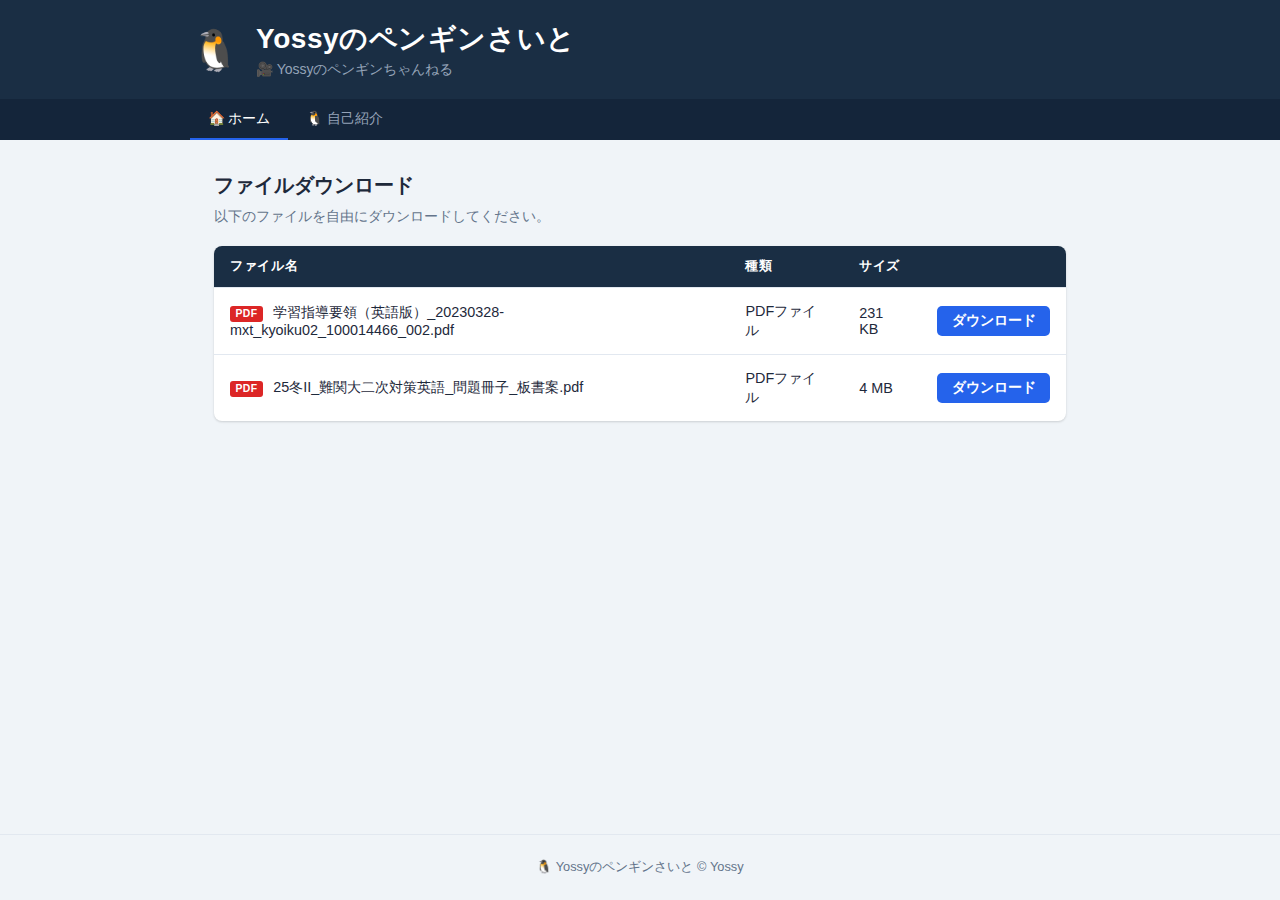
<file: index.html>
<!DOCTYPE html>
<html lang="ja">
<head>
  <meta charset="UTF-8">
  <meta name="viewport" content="width=device-width, initial-scale=1.0">
  <title>Yossyのペンギンさいと</title>
  <link rel="stylesheet" href="style.css">
</head>
<body>

  <header>
    <div class="header-inner">
      <span class="logo">🐧</span>
      <div>
        <h1><a href="index.html" class="site-title-link">Yossyのペンギンさいと</a></h1>
        <p class="tagline"><a href="https://www.youtube.com/@yossy0116" target="_blank" rel="noopener noreferrer">🎥 Yossyのペンギンちゃんねる</a></p>
      </div>
    </div>
  </header>

  <nav class="site-nav">
    <ul>
      <li><a href="index.html" class="active">🏠 ホーム</a></li>
      <li><a href="about.html">🐧 自己紹介</a></li>
    </ul>
  </nav>

  <main>
    <section class="download-section">
      <h2>ファイルダウンロード</h2>
      <p class="section-desc">以下のファイルを自由にダウンロードしてください。</p>

      <table class="file-table">
        <thead>
          <tr>
            <th>ファイル名</th>
            <th>種類</th>
            <th>サイズ</th>
            <th></th>
          </tr>
        </thead>
        <tbody>
          <!-- ===================================================
               ファイルを追加するときはここにtrを追加してください。
               例:
               <tr>
                 <td><span class="icon icon-pdf">PDF</span> sample.pdf</td>
                 <td>PDFファイル</td>
                 <td>1.2 MB</td>
                 <td><a class="btn-download" href="files/sample.pdf" download>ダウンロード</a></td>
               </tr>
               =================================================== -->

          <!--
          <tr>
            <td><span class="icon icon-pdf">PDF</span> サンプル資料.pdf</td>
            <td>PDFファイル</td>
            <td>500 KB</td>
            <td><a class="btn-download" href="files/サンプル資料.pdf" download>ダウンロード</a></td>
          </tr>
          <tr>
            <td><span class="icon icon-word">DOC</span> レポート.docx</td>
            <td>Wordファイル</td>
            <td>120 KB</td>
            <td><a class="btn-download" href="files/レポート.docx" download>ダウンロード</a></td>
          </tr>
          <tr>
            <td><span class="icon icon-excel">XLS</span> データ.xlsx</td>
            <td>Excelファイル</td>
            <td>80 KB</td>
            <td><a class="btn-download" href="files/データ.xlsx" download>ダウンロード</a></td>
          </tr>
          <tr>
            <td><span class="icon icon-image">IMG</span> ペンギン.jpg</td>
            <td>画像ファイル</td>
            <td>2.1 MB</td>
            <td><a class="btn-download" href="files/ペンギン.jpg" download>ダウンロード</a></td>
          </tr>
          -->

          <tr>
            <td><span class="icon icon-pdf">PDF</span> 学習指導要領（英語版）_20230328-mxt_kyoiku02_100014466_002.pdf</td>
            <td>PDFファイル</td>
            <td>231 KB</td>
            <td><a class="btn-download" href="files/%E5%AD%A6%E7%BF%92%E6%8C%87%E5%B0%8E%E8%A6%81%E9%A0%98%EF%BC%88%E8%8B%B1%E8%AA%9E%E7%89%88%EF%BC%89_20230328-mxt_kyoiku02_100014466_002.pdf" download="学習指導要領（英語版）_20230328-mxt_kyoiku02_100014466_002.pdf">ダウンロード</a></td>
          </tr>
          <tr>
            <td><span class="icon icon-pdf">PDF</span> 25冬II_難関大二次対策英語_問題冊子_板書案.pdf</td>
            <td>PDFファイル</td>
            <td>4 MB</td>
            <td><a class="btn-download" href="files/25%E5%86%ACII_%E9%9B%A3%E9%96%A2%E5%A4%A7%E4%BA%8C%E6%AC%A1%E5%AF%BE%E7%AD%96%E8%8B%B1%E8%AA%9E_%E5%95%8F%E9%A1%8C%E5%86%8A%E5%AD%90_%E6%9D%BF%E6%9B%B8%E6%A1%88.pdf" download="25冬II_難関大二次対策英語_問題冊子_板書案.pdf">ダウンロード</a></td>
          </tr>
        </tbody>
      </table>
    </section>
  </main>

  <footer>
    <p>🐧 Yossyのペンギンさいと &copy; Yossy</p>
  </footer>

</body>
</html>
</file>
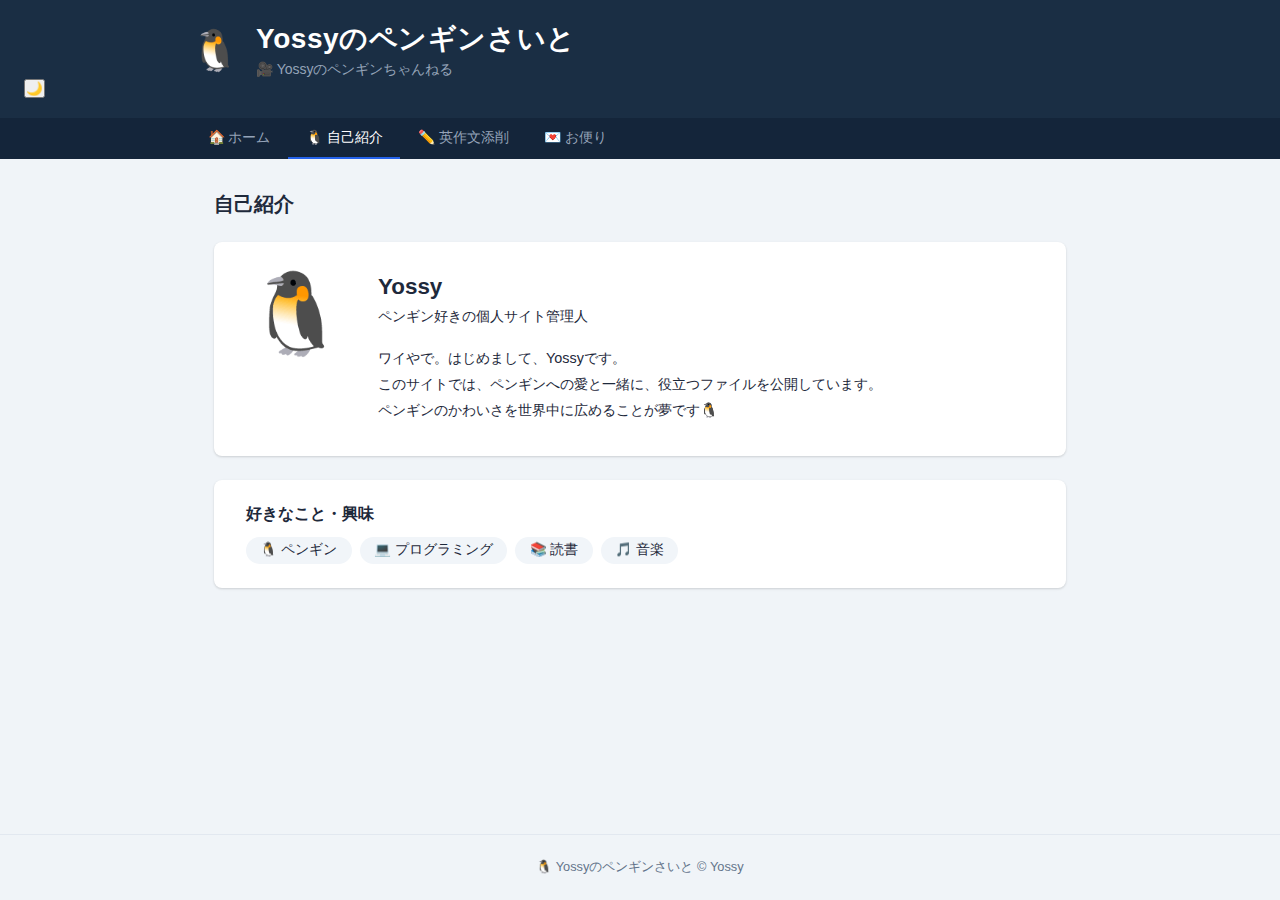
<file: about.html>
<!DOCTYPE html>
<html lang="ja">
<head>
  <meta charset="UTF-8">
  <meta name="viewport" content="width=device-width, initial-scale=1.0">
  <title>自己紹介 - Yossyのペンギンさいと</title>
  <link rel="stylesheet" href="style.css">
  <script>if(localStorage.getItem('theme')==='dark')document.documentElement.setAttribute('data-theme','dark');</script>
</head>
<body>

  <header>
    <div class="header-inner">
      <span class="logo">🐧</span>
      <div>
        <h1><a href="index.html" class="site-title-link">Yossyのペンギンさいと</a></h1>
        <p class="tagline"><a href="https://www.youtube.com/@yossy0116" target="_blank" rel="noopener noreferrer">🎥 Yossyのペンギンちゃんねる</a></p>
      </div>
    </div>
    <button class="theme-toggle" id="theme-toggle" title="ダークモード切り替え" aria-label="ダークモード切り替え">🌙</button>
  </header>

  <nav class="site-nav">
    <ul>
      <li><a href="index.html">🏠 ホーム</a></li>
      <li><a href="about.html" class="active">🐧 自己紹介</a></li>
      <li><a href="essay.html">✏️ 英作文添削</a></li>
      <li><a href="contact.html">💌 お便り</a></li>
    </ul>
  </nav>

  <main>
    <section class="about-section">
      <h2>自己紹介</h2>

      <div class="about-card">
        <div class="about-avatar">🐧</div>
        <div class="about-body">
          <h3>Yossy</h3>
          <p class="about-subtitle">ペンギン好きの個人サイト管理人</p>
          <p>
            ワイやで。はじめまして、Yossyです。<br>
            このサイトでは、ペンギンへの愛と一緒に、役立つファイルを公開しています。<br>
            ペンギンのかわいさを世界中に広めることが夢です🐧
          </p>
        </div>
      </div>

      <div class="about-list">
        <h3>好きなこと・興味</h3>
        <ul>
          <li>🐧 ペンギン</li>
          <li>💻 プログラミング</li>
          <li>📚 読書</li>
          <li>🎵 音楽</li>
        </ul>
      </div>
    </section>
  </main>

  <footer>
    <p>🐧 Yossyのペンギンさいと &copy; Yossy</p>
  </footer>

  <script src="theme.js"></script>
</body>
</html>
</file>
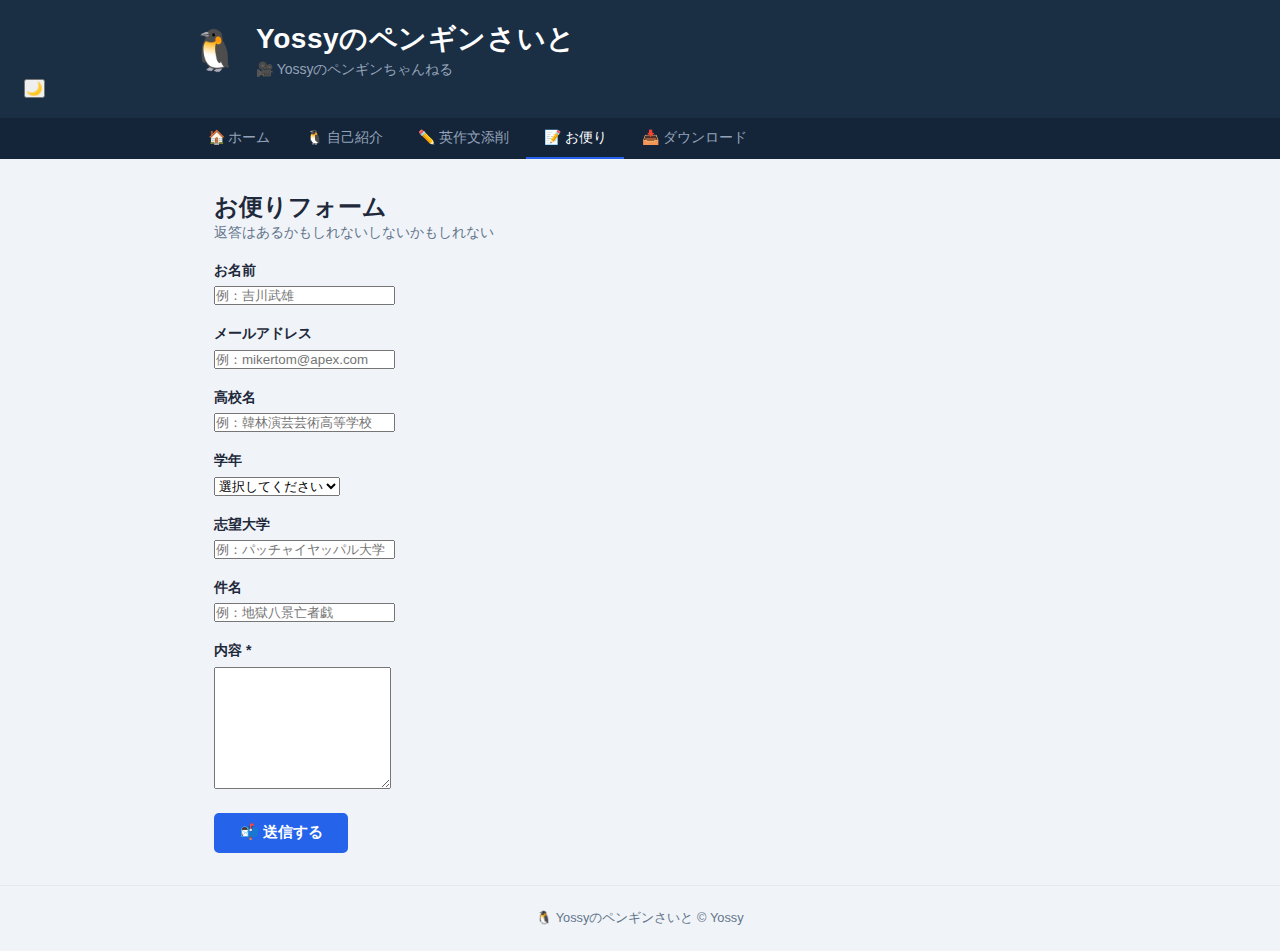
<file: contact.html>
<!DOCTYPE html>
<html lang="ja">
<head>
  <meta charset="UTF-8">
  <meta name="viewport" content="width=device-width, initial-scale=1.0">
  <title>お便り - Yossyのペンギンさいと</title>
  <meta name="description" content="Yossyへのお便りや質問、相談をお聞きします。学習相談、授業に関するご質問など、お気軽にお寄せください。">
  <meta name="author" content="Yossy">
  <meta name="theme-color" content="#1a2e44">

  <!-- OGP -->
  <meta property="og:title" content="お便り - Yossyのペンギンさいと">
  <meta property="og:description" content="Yossyへのお便りや質問をお聞きします。学習相談はこちらから。">
  <meta property="og:type" content="website">
  <meta property="og:url" content="https://yossy-ac.github.io/YossyHP/contact.html">
  <meta property="og:image" content="https://yossy-ac.github.io/YossyHP/og-image.svg">

  <!-- Twitter Card -->
  <meta name="twitter:card" content="summary_large_image">
  <meta name="twitter:title" content="お便り - Yossyのペンギンさいと">
  <meta name="twitter:description" content="Yossyへのお便りや質問をお聞きします。">
  <meta name="twitter:image" content="https://yossy-ac.github.io/YossyHP/og-image.svg">

  <link rel="stylesheet" href="style.css">
  <script>try{if(localStorage.getItem('theme')==='dark')document.documentElement.setAttribute('data-theme','dark')}catch(e){}</script>
</head>
<body>

  <header>
    <div class="header-inner">
      <span class="logo">🐧</span>
      <div>
        <h1><a href="index.html" class="site-title-link">Yossyのペンギンさいと</a></h1>
        <p class="tagline"><a href="https://www.youtube.com/@yossy0116" target="_blank" rel="noopener noreferrer">🎥 Yossyのペンギンちゃんねる</a></p>
      </div>
    </div>
    <button class="theme-toggle" id="theme-toggle" title="ダークモード切り替え" aria-label="ダークモード切り替え">🌙</button>
  </header>

  <nav class="site-nav">
    <ul>
      <li><a href="index.html">🏠 ホーム</a></li>
      <li><a href="about.html">🐧 自己紹介</a></li>
      <li><a href="essay.html">✏️ 英作文添削</a></li>
      <li><a href="contact.html" class="active">📝 お便り</a></li>
      <li><a href="files-download.html">📥 ダウンロード</a></li>
    </ul>
  </nav>

  <main>
    <section class="contact-section">
      <h2>お便りフォーム</h2>
      <p class="section-desc">返答はあるかもしれないしないかもしれない</p>

      <div class="contact-card">
        <form id="contact-form">
          <div class="form-group">
            <label for="name">お名前</label>
            <input type="text" id="name" name="name" class="form-input" placeholder="例：吉川武雄">
          </div>

          <div class="form-group">
            <label for="email">メールアドレス</label>
            <input type="email" id="email" name="email" class="form-input" placeholder="例：mikertom@apex.com">
          </div>

          <div class="form-group">
            <label for="school">高校名</label>
            <input type="text" id="school" name="school" class="form-input" placeholder="例：韓林演芸芸術高等学校">
          </div>

          <div class="form-group">
            <label for="grade">学年</label>
            <select id="grade" name="grade" class="form-input">
              <option value="">選択してください</option>
              <option value="高1">高1</option>
              <option value="高2">高2</option>
              <option value="高3">高3</option>
              <option value="その他">その他</option>
            </select>
          </div>

          <div class="form-group">
            <label for="university">志望大学</label>
            <input type="text" id="university" name="university" class="form-input" placeholder="例：パッチャイヤッパル大学">
          </div>

          <div class="form-group">
            <label for="subject">件名</label>
            <input type="text" id="subject" name="subject" class="form-input" placeholder="例：地獄八景亡者戯">
          </div>

          <div class="form-group form-group--full">
            <label for="message">内容 <span class="required">*</span></label>
            <textarea id="message" name="message" class="form-textarea" rows="8" placeholder="" required></textarea>
          </div>

          <button type="submit" class="btn-submit">📬 送信する</button>
        </form>
      </div>

      <div id="success-message" class="success-message" hidden>
        <div class="success-content">
          <p>✅ お便りをありがとうございました！</p>
          <p>ご記入いただいた内容を確認させていただきます。</p>
        </div>
      </div>
    </section>
  </main>

  <footer>
    <p>🐧 Yossyのペンギンさいと &copy; Yossy</p>
  </footer>

  <script src="theme.js"></script>
  <script>
    const WORKER_URL = 'https://essay-proxy.yoshida-tom-ac.workers.dev';

    document.getElementById('contact-form').addEventListener('submit', async function(e) {
      e.preventDefault();

      const submitBtn = document.querySelector('button[type="submit"]');
      const originalText = submitBtn.textContent;
      submitBtn.disabled = true;
      submitBtn.textContent = '📬 送信中…';

      // フォーム値を取得
      const formData = {
        essayType: 'contact-form',
        name: document.getElementById('name').value,
        email: document.getElementById('email').value,
        school: document.getElementById('school').value,
        grade: document.getElementById('grade').value,
        university: document.getElementById('university').value,
        subject: document.getElementById('subject').value,
        message: document.getElementById('message').value,
      };

      try {
        // Worker に POST リクエスト
        const response = await fetch(WORKER_URL, {
          method: 'POST',
          headers: { 'Content-Type': 'application/json' },
          body: JSON.stringify(formData)
        });

        if (!response.ok) {
          const error = await response.json();
          throw new Error(error.error || 'お便りの送信に失敗しました');
        }

        const result = await response.json();
        console.log('✅ GitHub Issue 作成成功:', result);

        // フォームを非表示にしてメッセージを表示
        document.getElementById('contact-form').style.display = 'none';
        document.getElementById('success-message').hidden = false;

        // ページの上部にスクロール
        window.scrollTo({ top: 0, behavior: 'smooth' });

      } catch (error) {
        console.error('❌ エラー:', error.message);
        alert(`送信に失敗しました:\n${error.message}`);
        submitBtn.disabled = false;
        submitBtn.textContent = originalText;
      }
    });
  </script>

</body>
</html>
</file>
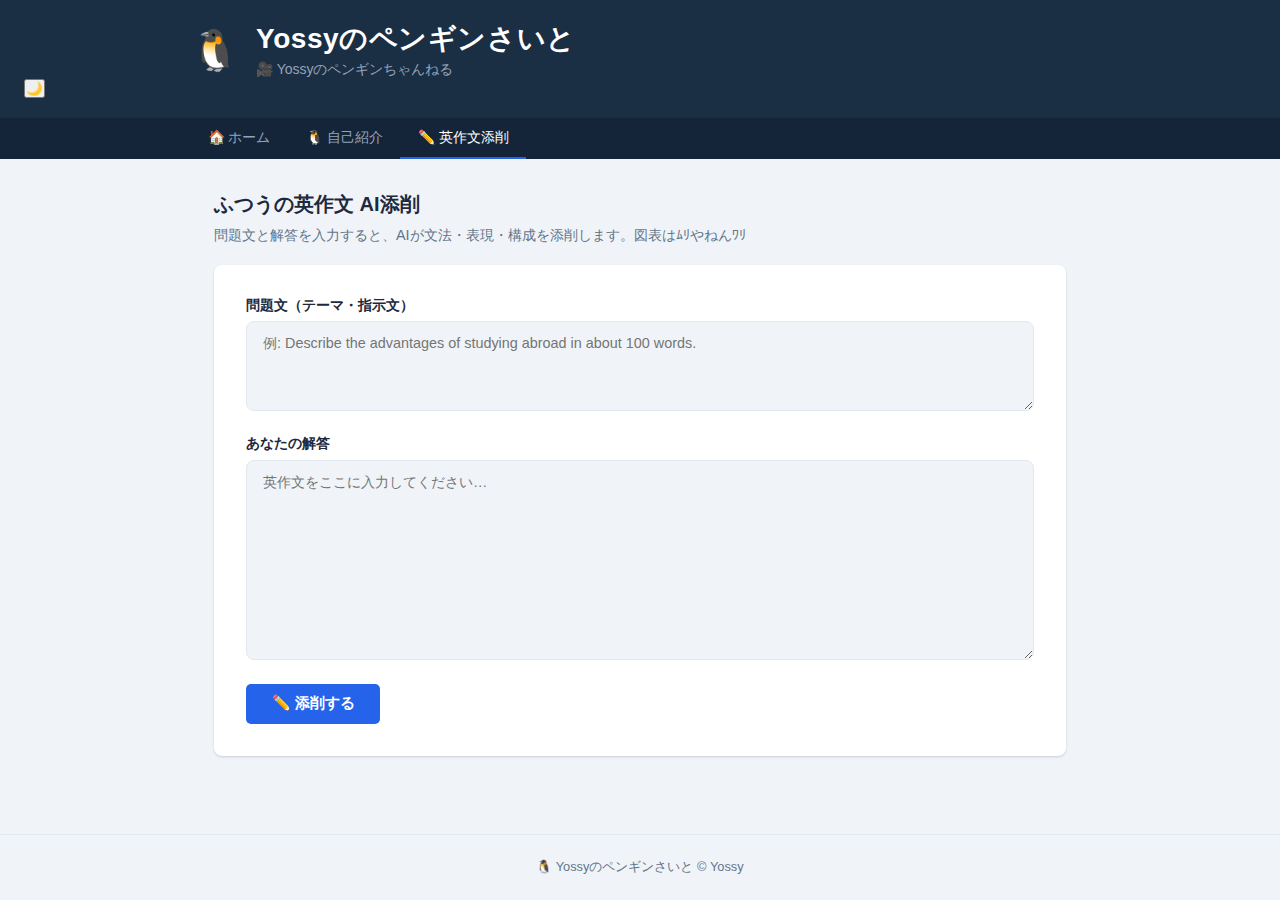
<file: essay.html>
<!DOCTYPE html>
<html lang="ja">
<head>
  <meta charset="UTF-8">
  <meta name="viewport" content="width=device-width, initial-scale=1.0">
  <title>英作文添削 - Yossyのペンギンさいと</title>
  <link rel="stylesheet" href="style.css">
  <script>if(localStorage.getItem('theme')==='dark')document.documentElement.setAttribute('data-theme','dark');</script>
</head>
<body>

  <header>
    <div class="header-inner">
      <span class="logo">🐧</span>
      <div>
        <h1><a href="index.html" class="site-title-link">Yossyのペンギンさいと</a></h1>
        <p class="tagline"><a href="https://www.youtube.com/@yossy0116" target="_blank" rel="noopener noreferrer">🎥 Yossyのペンギンちゃんねる</a></p>
      </div>
    </div>
    <button class="theme-toggle" id="theme-toggle" title="ダークモード切り替え" aria-label="ダークモード切り替え">🌙</button>
  </header>

  <nav class="site-nav">
    <ul>
      <li><a href="index.html">🏠 ホーム</a></li>
      <li><a href="about.html">🐧 自己紹介</a></li>
      <li><a href="essay.html" class="active">✏️ 英作文添削</a></li>
    </ul>
  </nav>

  <main>
    <section class="essay-section">
      <h2>ふつうの英作文 AI添削</h2>
      <p class="section-desc">問題文と解答を入力すると、AIが文法・表現・構成を添削します。図表はﾑﾘやねんﾜﾘ</p>

      <div class="essay-card">
        <div class="form-group">
          <label for="question">問題文（テーマ・指示文）</label>
          <textarea id="question" class="essay-textarea" rows="4"
            placeholder="例: Describe the advantages of studying abroad in about 100 words."></textarea>
        </div>

        <div class="form-group">
          <label for="answer">あなたの解答</label>
          <textarea id="answer" class="essay-textarea essay-textarea--answer" rows="10"
            placeholder="英作文をここに入力してください…"></textarea>
        </div>

        <button id="submit-btn" class="btn-submit" onclick="submitEssay()">✏️ 添削する</button>
      </div>

      <div id="result-area" class="result-area" hidden>
        <h3 class="result-title">添削結果（めっちゃ長い😇）</h3>
        <div id="result-content" class="result-content"></div>
      </div>
    </section>
  </main>

  <footer>
    <p>🐧 Yossyのペンギンさいと &copy; Yossy</p>
  </footer>

  <script src="theme.js"></script>
  <script>
    // ===================================================
    // Cloudflare Worker のURLをここに設定してください
    // worker.js をデプロイした後、URLを差し替えてください
    // ===================================================
    const WORKER_URL = 'https://essay-proxy.yoshida-tom-ac.workers.dev';

    async function submitEssay() {
      const question = document.getElementById('question').value.trim();
      const answer   = document.getElementById('answer').value.trim();

      if (!answer) {
        alert('解答を入力してください。');
        return;
      }

      if (WORKER_URL.includes('YOUR_WORKER_NAME')) {
        alert('先生がまだ添削機能の設定を完了していません。しばらくお待ちください。');
        return;
      }

      const btn = document.getElementById('submit-btn');
      btn.disabled = true;
      btn.textContent = '添削中…';

      const resultArea    = document.getElementById('result-area');
      const resultContent = document.getElementById('result-content');
      resultContent.innerHTML = '';
      resultArea.hidden = false;
      resultArea.scrollIntoView({ behavior: 'smooth' });

      try {
        const res = await fetch(WORKER_URL, {
          method: 'POST',
          headers: { 'Content-Type': 'application/json' },
          body: JSON.stringify({ question, answer }),
        });

        if (!res.ok) {
          const msg = await res.text();
          throw new Error(`サーバーエラー (${res.status}): ${msg}`);
        }

        // SSE ストリームを逐次読み取り、テキストが届くたびに描画する
        const reader  = res.body.getReader();
        const decoder = new TextDecoder();
        let buffer   = '';
        let fullText = '';

        while (true) {
          const { done, value } = await reader.read();
          if (done) break;

          buffer += decoder.decode(value, { stream: true });
          const lines = buffer.split('\n');
          buffer = lines.pop(); // 最後の不完全な行は次回に持ち越す

          for (const line of lines) {
            if (!line.startsWith('data: ')) continue;
            const raw = line.slice(6).trim();
            if (!raw) continue;
            try {
              const evt = JSON.parse(raw);
              if (evt.type === 'content_block_delta' && evt.delta?.type === 'text_delta') {
                fullText += evt.delta.text;
                resultContent.innerHTML = renderMarkdown(fullText);
              }
            } catch {
              // 不完全な JSON は無視
            }
          }
        }

        if (!fullText) {
          resultContent.innerHTML = '<p>（添削結果を取得できませんでした）</p>';
        }

      } catch (err) {
        resultArea.hidden = true;
        alert('エラーが発生しました:\n' + err.message);
      } finally {
        btn.disabled = false;
        btn.textContent = '✏️ 添削する';
      }
    }

    function escapeHtml(s) {
      return s.replace(/&/g, '&amp;').replace(/</g, '&lt;').replace(/>/g, '&gt;');
    }

    function formatInline(s) {
      return s
        .replace(/\*\*(.+?)\*\*/g, '<strong>$1</strong>')
        .replace(/`(.+?)`/g, '<code>$1</code>');
    }

    function renderMarkdown(text) {
      if (typeof text !== 'string') return '<p>（添削結果を取得できませんでした）</p>';
      const lines = text.split('\n');
      let html   = '';
      let inList = false;

      for (const line of lines) {
        if (line.startsWith('## ')) {
          if (inList) { html += '</ul>'; inList = false; }
          html += `<h3 class="r-h3">${formatInline(escapeHtml(line.slice(3)))}</h3>`;
        } else if (line.startsWith('### ')) {
          if (inList) { html += '</ul>'; inList = false; }
          html += `<h4 class="r-h4">${formatInline(escapeHtml(line.slice(4)))}</h4>`;
        } else if (/^[-*] /.test(line)) {
          if (!inList) { html += '<ul class="r-list">'; inList = true; }
          html += `<li>${formatInline(escapeHtml(line.slice(2)))}</li>`;
        } else if (line.trim() === '') {
          if (inList) { html += '</ul>'; inList = false; }
        } else {
          if (inList) { html += '</ul>'; inList = false; }
          html += `<p class="r-p">${formatInline(escapeHtml(line))}</p>`;
        }
      }

      if (inList) html += '</ul>';
      return html;
    }
  </script>

</body>
</html>
</file>
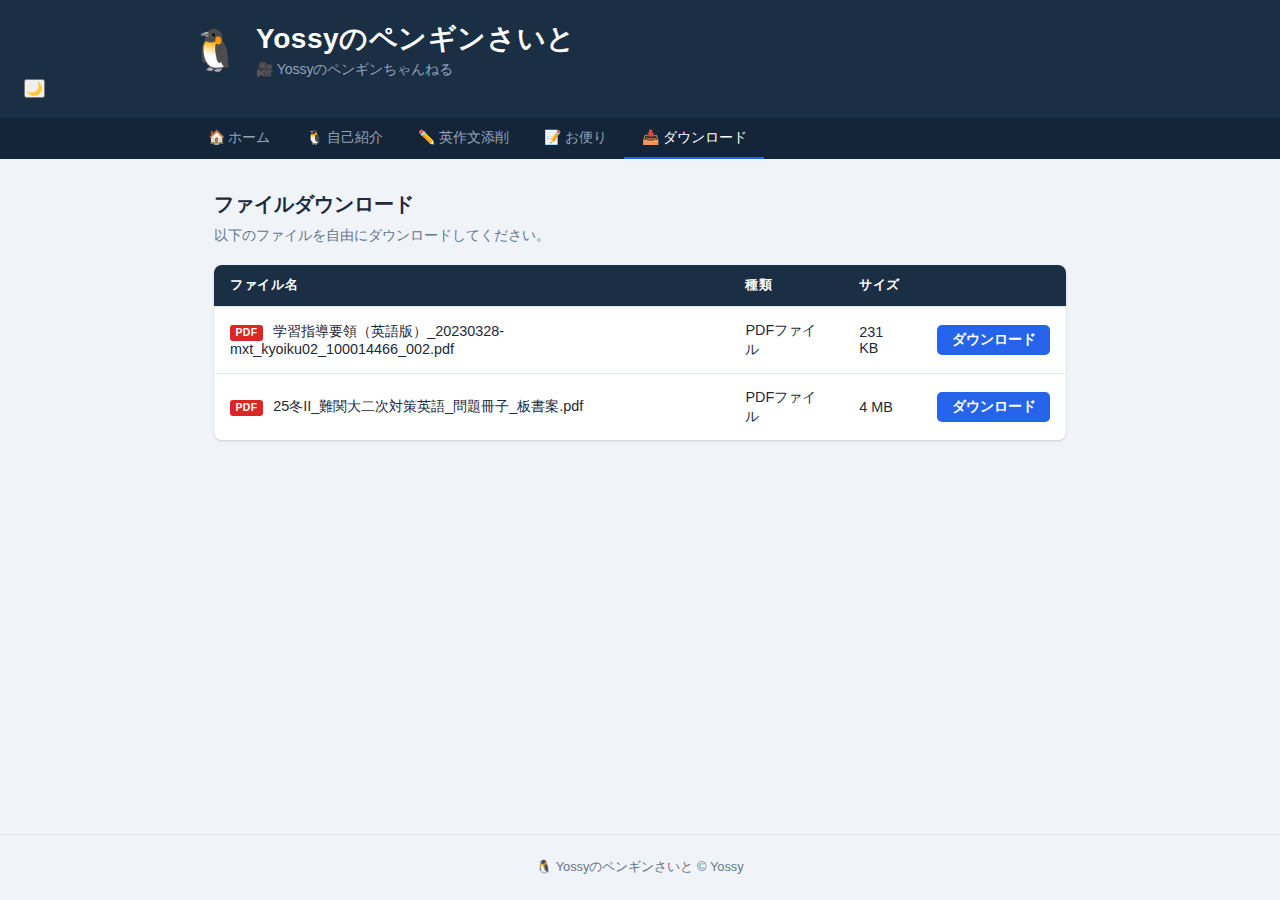
<file: files-download.html>
<!DOCTYPE html>
<html lang="ja">
<head>
  <meta charset="UTF-8">
  <meta name="viewport" content="width=device-width, initial-scale=1.0">
  <title>ファイルダウンロード - Yossyのペンギンさいと</title>
  <meta name="description" content="授業教材・学習資料をダウンロード。PDF、Word、Excelなど様々な形式の教材を無料で配布しています。">
  <meta name="author" content="Yossy">
  <meta name="theme-color" content="#1a2e44">

  <!-- OGP -->
  <meta property="og:title" content="ファイルダウンロード - Yossyのペンギンさいと">
  <meta property="og:description" content="授業教材・学習資料をダウンロード。無料で利用できます。">
  <meta property="og:type" content="website">
  <meta property="og:url" content="https://yossy-ac.github.io/YossyHP/files-download.html">
  <meta property="og:image" content="https://yossy-ac.github.io/YossyHP/og-image.svg">

  <!-- Twitter Card -->
  <meta name="twitter:card" content="summary_large_image">
  <meta name="twitter:title" content="ファイルダウンロード - Yossyのペンギンさいと">
  <meta name="twitter:description" content="授業教材・学習資料をダウンロード。">
  <meta name="twitter:image" content="https://yossy-ac.github.io/YossyHP/og-image.svg">

  <link rel="stylesheet" href="style.css">
  <script>if(localStorage.getItem('theme')==='dark')document.documentElement.setAttribute('data-theme','dark');</script>
</head>
<body>

  <header>
    <div class="header-inner">
      <span class="logo">🐧</span>
      <div>
        <h1><a href="index.html" class="site-title-link">Yossyのペンギンさいと</a></h1>
        <p class="tagline"><a href="https://www.youtube.com/@yossy0116" target="_blank" rel="noopener noreferrer">🎥 Yossyのペンギンちゃんねる</a></p>
      </div>
    </div>
    <button class="theme-toggle" id="theme-toggle" title="ダークモード切り替え" aria-label="ダークモード切り替え">🌙</button>
  </header>

  <nav class="site-nav">
    <ul>
      <li><a href="index.html">🏠 ホーム</a></li>
      <li><a href="about.html">🐧 自己紹介</a></li>
      <li><a href="essay.html">✏️ 英作文添削</a></li>
      <li><a href="contact.html">📝 お便り</a></li>
      <li><a href="files-download.html" class="active">📥 ダウンロード</a></li>
    </ul>
  </nav>

  <main>
    <section class="download-section">
      <h2>ファイルダウンロード</h2>
      <p class="section-desc">以下のファイルを自由にダウンロードしてください。</p>

      <table class="file-table">
        <thead>
          <tr>
            <th>ファイル名</th>
            <th>種類</th>
            <th>サイズ</th>
            <th></th>
          </tr>
        </thead>
        <tbody id="file-list">
          <!-- files.json から自動生成されます -->
        </tbody>
      </table>
    </section>
  </main>

  <footer>
    <p>🐧 Yossyのペンギンさいと &copy; Yossy</p>
  </footer>

  <script src="theme.js"></script>
  <script>
    // ファイルを追加するときは files.json だけ編集してください
    const TYPE_MAP = {
      pdf:   { icon: 'icon-pdf',   label: 'PDF', desc: 'PDFファイル' },
      word:  { icon: 'icon-word',  label: 'DOC', desc: 'Wordファイル' },
      excel: { icon: 'icon-excel', label: 'XLS', desc: 'Excelファイル' },
      image: { icon: 'icon-image', label: 'IMG', desc: '画像ファイル' },
      txt:   { icon: 'icon-txt',   label: 'TXT', desc: 'テキストファイル' },
    };

    fetch('files.json')
      .then(function(res) { return res.json(); })
      .then(function(files) {
        const tbody = document.getElementById('file-list');
        files.forEach(function(file) {
          const type = TYPE_MAP[file.type] || { icon: 'icon-pdf', label: 'FILE', desc: 'ファイル' };

          const tr = document.createElement('tr');

          const tdName = document.createElement('td');
          const span = document.createElement('span');
          span.className = 'icon ' + type.icon;
          span.textContent = type.label;
          tdName.appendChild(span);
          tdName.appendChild(document.createTextNode('\u00a0' + file.name));

          const tdType = document.createElement('td');
          tdType.textContent = type.desc;

          const tdSize = document.createElement('td');
          tdSize.textContent = file.size;

          const tdBtn = document.createElement('td');
          const a = document.createElement('a');
          a.className = 'btn-download';
          a.href = 'files/' + encodeURIComponent(file.name);
          a.download = file.name;
          a.textContent = 'ダウンロード';
          tdBtn.appendChild(a);

          tr.appendChild(tdName);
          tr.appendChild(tdType);
          tr.appendChild(tdSize);
          tr.appendChild(tdBtn);
          tbody.appendChild(tr);
        });
      })
      .catch(function() {
        const tbody = document.getElementById('file-list');
        const tr = document.createElement('tr');
        const td = document.createElement('td');
        td.colSpan = 4;
        td.textContent = 'ファイルリストの読み込みに失敗しました。';
        tr.appendChild(td);
        tbody.appendChild(tr);
      });
  </script>
</body>
</html>
</file>
<file: style.css>
/* ===========================
   YossyHP - ペンギンサイト
   =========================== */

:root {
  --color-bg: #f0f4f8;
  --color-surface: #ffffff;
  --color-header-bg: #1a2e44;
  --color-header-text: #ffffff;
  --color-accent: #2563eb;
  --color-accent-hover: #1d4ed8;
  --color-text: #1e293b;
  --color-text-muted: #64748b;
  --color-border: #e2e8f0;
  --color-row-hover: #f8fafc;
  --color-pdf: #dc2626;
  --color-word: #2563eb;
  --color-excel: #16a34a;
  --color-image: #9333ea;
  --radius: 8px;
  --shadow: 0 1px 3px rgba(0, 0, 0, 0.1), 0 1px 2px rgba(0, 0, 0, 0.06);
}

*, *::before, *::after {
  box-sizing: border-box;
  margin: 0;
  padding: 0;
}

body {
  font-family: "Hiragino Kaku Gothic ProN", "Hiragino Sans", "Meiryo", sans-serif;
  background: var(--color-bg);
  color: var(--color-text);
  min-height: 100vh;
  display: flex;
  flex-direction: column;
}

/* ---- Header ---- */

header {
  background: var(--color-header-bg);
  color: var(--color-header-text);
  padding: 1.25rem 1.5rem;
}

.header-inner {
  max-width: 900px;
  margin: 0 auto;
  display: flex;
  align-items: center;
  gap: 1rem;
}

.logo {
  font-size: 2.5rem;
  line-height: 1;
}

header h1 {
  font-size: 1.75rem;
  font-weight: 700;
  letter-spacing: 0.02em;
}

.tagline {
  font-size: 0.875rem;
  color: #94a3b8;
  margin-top: 0.2rem;
}

.tagline a {
  color: #94a3b8;
  text-decoration: none;
}

.tagline a:hover {
  color: #ffffff;
  text-decoration: underline;
}

.site-title-link {
  color: inherit;
  text-decoration: none;
}

.site-title-link:hover {
  text-decoration: underline;
}

/* ---- Nav ---- */

nav.site-nav {
  background: #14253a;
  padding: 0 1.5rem;
}

.site-nav ul {
  max-width: 900px;
  margin: 0 auto;
  list-style: none;
  display: flex;
  gap: 0;
}

.site-nav a {
  display: block;
  color: #94a3b8;
  text-decoration: none;
  font-size: 0.875rem;
  font-weight: 500;
  padding: 0.65rem 1.1rem;
  border-bottom: 2px solid transparent;
  transition: color 0.15s, border-color 0.15s;
}

.site-nav a:hover {
  color: #ffffff;
}

.site-nav a.active {
  color: #ffffff;
  border-bottom-color: var(--color-accent);
}

/* ---- Main ---- */

main {
  flex: 1;
  max-width: 900px;
  width: 100%;
  margin: 2rem auto;
  padding: 0 1.5rem;
}

/* ---- Download Section ---- */

.download-section h2 {
  font-size: 1.25rem;
  font-weight: 700;
  margin-bottom: 0.5rem;
}

.section-desc {
  color: var(--color-text-muted);
  font-size: 0.9rem;
  margin-bottom: 1.25rem;
}

/* ---- File Table ---- */

.file-table {
  width: 100%;
  border-collapse: collapse;
  background: var(--color-surface);
  border-radius: var(--radius);
  box-shadow: var(--shadow);
  overflow: hidden;
}

.file-table thead tr {
  background: var(--color-header-bg);
  color: var(--color-header-text);
}

.file-table th {
  padding: 0.75rem 1rem;
  text-align: left;
  font-size: 0.8rem;
  font-weight: 600;
  letter-spacing: 0.05em;
  text-transform: uppercase;
}

.file-table td {
  padding: 0.875rem 1rem;
  border-top: 1px solid var(--color-border);
  font-size: 0.9rem;
  vertical-align: middle;
}

.file-table tbody tr:hover {
  background: var(--color-row-hover);
}

/* ---- File Type Icons ---- */

.icon {
  display: inline-block;
  font-size: 0.65rem;
  font-weight: 700;
  padding: 0.15rem 0.35rem;
  border-radius: 3px;
  color: white;
  letter-spacing: 0.03em;
  margin-right: 0.4rem;
  vertical-align: middle;
}

.icon-pdf   { background: var(--color-pdf); }
.icon-word  { background: var(--color-word); }
.icon-excel { background: var(--color-excel); }
.icon-image { background: var(--color-image); }

/* ---- Download Button ---- */

.btn-download {
  display: inline-block;
  background: var(--color-accent);
  color: white;
  padding: 0.4rem 0.9rem;
  border-radius: 5px;
  text-decoration: none;
  font-size: 0.85rem;
  font-weight: 600;
  transition: background 0.15s;
  white-space: nowrap;
}

.btn-download:hover {
  background: var(--color-accent-hover);
}

/* ---- Empty State ---- */

.empty-row td {
  text-align: center;
  color: var(--color-text-muted);
  padding: 2.5rem 1rem;
  font-size: 0.9rem;
}

.empty-row code {
  background: #f1f5f9;
  padding: 0.1rem 0.4rem;
  border-radius: 3px;
  font-family: monospace;
  font-size: 0.85em;
}

/* ---- About Page ---- */

.about-section h2 {
  font-size: 1.25rem;
  font-weight: 700;
  margin-bottom: 1.5rem;
}

.about-card {
  background: var(--color-surface);
  border-radius: var(--radius);
  box-shadow: var(--shadow);
  padding: 2rem;
  display: flex;
  gap: 2rem;
  align-items: flex-start;
  margin-bottom: 1.5rem;
}

.about-avatar {
  font-size: 5rem;
  line-height: 1;
  flex-shrink: 0;
}

.about-body h3 {
  font-size: 1.4rem;
  font-weight: 700;
  margin-bottom: 0.25rem;
}

.about-subtitle {
  color: var(--color-text-muted);
  font-size: 0.875rem;
  margin-bottom: 1rem;
}

.about-body p {
  font-size: 0.9rem;
  line-height: 1.8;
  color: var(--color-text);
}

.about-list {
  background: var(--color-surface);
  border-radius: var(--radius);
  box-shadow: var(--shadow);
  padding: 1.5rem 2rem;
}

.about-list h3 {
  font-size: 1rem;
  font-weight: 700;
  margin-bottom: 0.75rem;
  color: var(--color-text);
}

.about-list ul {
  list-style: none;
  display: flex;
  flex-wrap: wrap;
  gap: 0.5rem;
}

.about-list li {
  background: #f1f5f9;
  border-radius: 99px;
  padding: 0.3rem 0.9rem;
  font-size: 0.85rem;
  color: var(--color-text);
}

@media (max-width: 600px) {
  .about-card {
    flex-direction: column;
    align-items: center;
    text-align: center;
  }
}

/* ---- Essay Page ---- */

.essay-section h2 {
  font-size: 1.25rem;
  font-weight: 700;
  margin-bottom: 0.5rem;
}

.essay-card {
  background: var(--color-surface);
  border-radius: var(--radius);
  box-shadow: var(--shadow);
  padding: 2rem;
  margin-top: 1.25rem;
}

.form-group {
  margin-bottom: 1.25rem;
}

.form-group label {
  display: block;
  font-size: 0.875rem;
  font-weight: 600;
  color: var(--color-text);
  margin-bottom: 0.4rem;
}

.essay-textarea {
  width: 100%;
  padding: 0.75rem 1rem;
  border: 1px solid var(--color-border);
  border-radius: var(--radius);
  font-family: inherit;
  font-size: 0.9rem;
  color: var(--color-text);
  background: var(--color-bg);
  resize: vertical;
  transition: border-color 0.15s;
}

.essay-textarea:focus {
  outline: none;
  border-color: var(--color-accent);
  box-shadow: 0 0 0 3px rgba(37, 99, 235, 0.12);
}

.essay-textarea--answer {
  min-height: 200px;
}

.btn-submit {
  display: inline-block;
  background: var(--color-accent);
  color: white;
  padding: 0.6rem 1.6rem;
  border: none;
  border-radius: 5px;
  font-size: 0.95rem;
  font-weight: 700;
  cursor: pointer;
  transition: background 0.15s;
}

.btn-submit:hover:not(:disabled) {
  background: var(--color-accent-hover);
}

.btn-submit:disabled {
  opacity: 0.6;
  cursor: not-allowed;
}

/* ---- Result Area ---- */

.result-area {
  background: var(--color-surface);
  border-radius: var(--radius);
  box-shadow: var(--shadow);
  padding: 2rem;
  margin-top: 1.5rem;
  max-height: 60vh;
  overflow-y: auto;
}

.result-title {
  font-size: 1.1rem;
  font-weight: 700;
  margin-bottom: 1.25rem;
  padding-bottom: 0.75rem;
  border-bottom: 2px solid var(--color-border);
}

.result-content .r-h3 {
  font-size: 1rem;
  font-weight: 700;
  color: var(--color-accent);
  margin: 1.25rem 0 0.5rem;
}

.result-content .r-h4 {
  font-size: 0.9rem;
  font-weight: 700;
  margin: 1rem 0 0.4rem;
}

.result-content .r-p {
  font-size: 0.9rem;
  line-height: 1.8;
  margin-bottom: 0.4rem;
}

.result-content .r-list {
  padding-left: 1.5rem;
  margin: 0.25rem 0 0.75rem;
}

.result-content .r-list li {
  font-size: 0.9rem;
  line-height: 1.7;
  margin-bottom: 0.3rem;
}

.result-content code {
  background: #f1f5f9;
  padding: 0.1rem 0.35rem;
  border-radius: 3px;
  font-family: monospace;
  font-size: 0.85em;
}

/* ---- Footer ---- */

footer {
  text-align: center;
  padding: 1.5rem;
  font-size: 0.8rem;
  color: var(--color-text-muted);
  border-top: 1px solid var(--color-border);
}

/* ---- Responsive ---- */

@media (max-width: 600px) {
  .file-table th:nth-child(2),
  .file-table td:nth-child(2),
  .file-table th:nth-child(3),
  .file-table td:nth-child(3) {
    display: none;
  }
}

/* ---- Print ---- */

@media print {
  /* 背景色を印刷しない環境でも文字が見えるようにする */
  * {
    color: #000 !important;
    background: #fff !important;
    box-shadow: none !important;
  }

  header,
  nav.site-nav {
    border-bottom: 1px solid #000;
  }

  /* 添削結果は全て印刷できるよう高さ制限を解除 */
  .result-area {
    max-height: none !important;
    overflow: visible !important;
    border: 1px solid #ccc;
  }

  /* 送信ボタン・フォームは印刷不要 */
  .btn-submit,
  .essay-card {
    display: none !important;
  }

  footer {
    border-top: 1px solid #000;
  }
}
</file>
